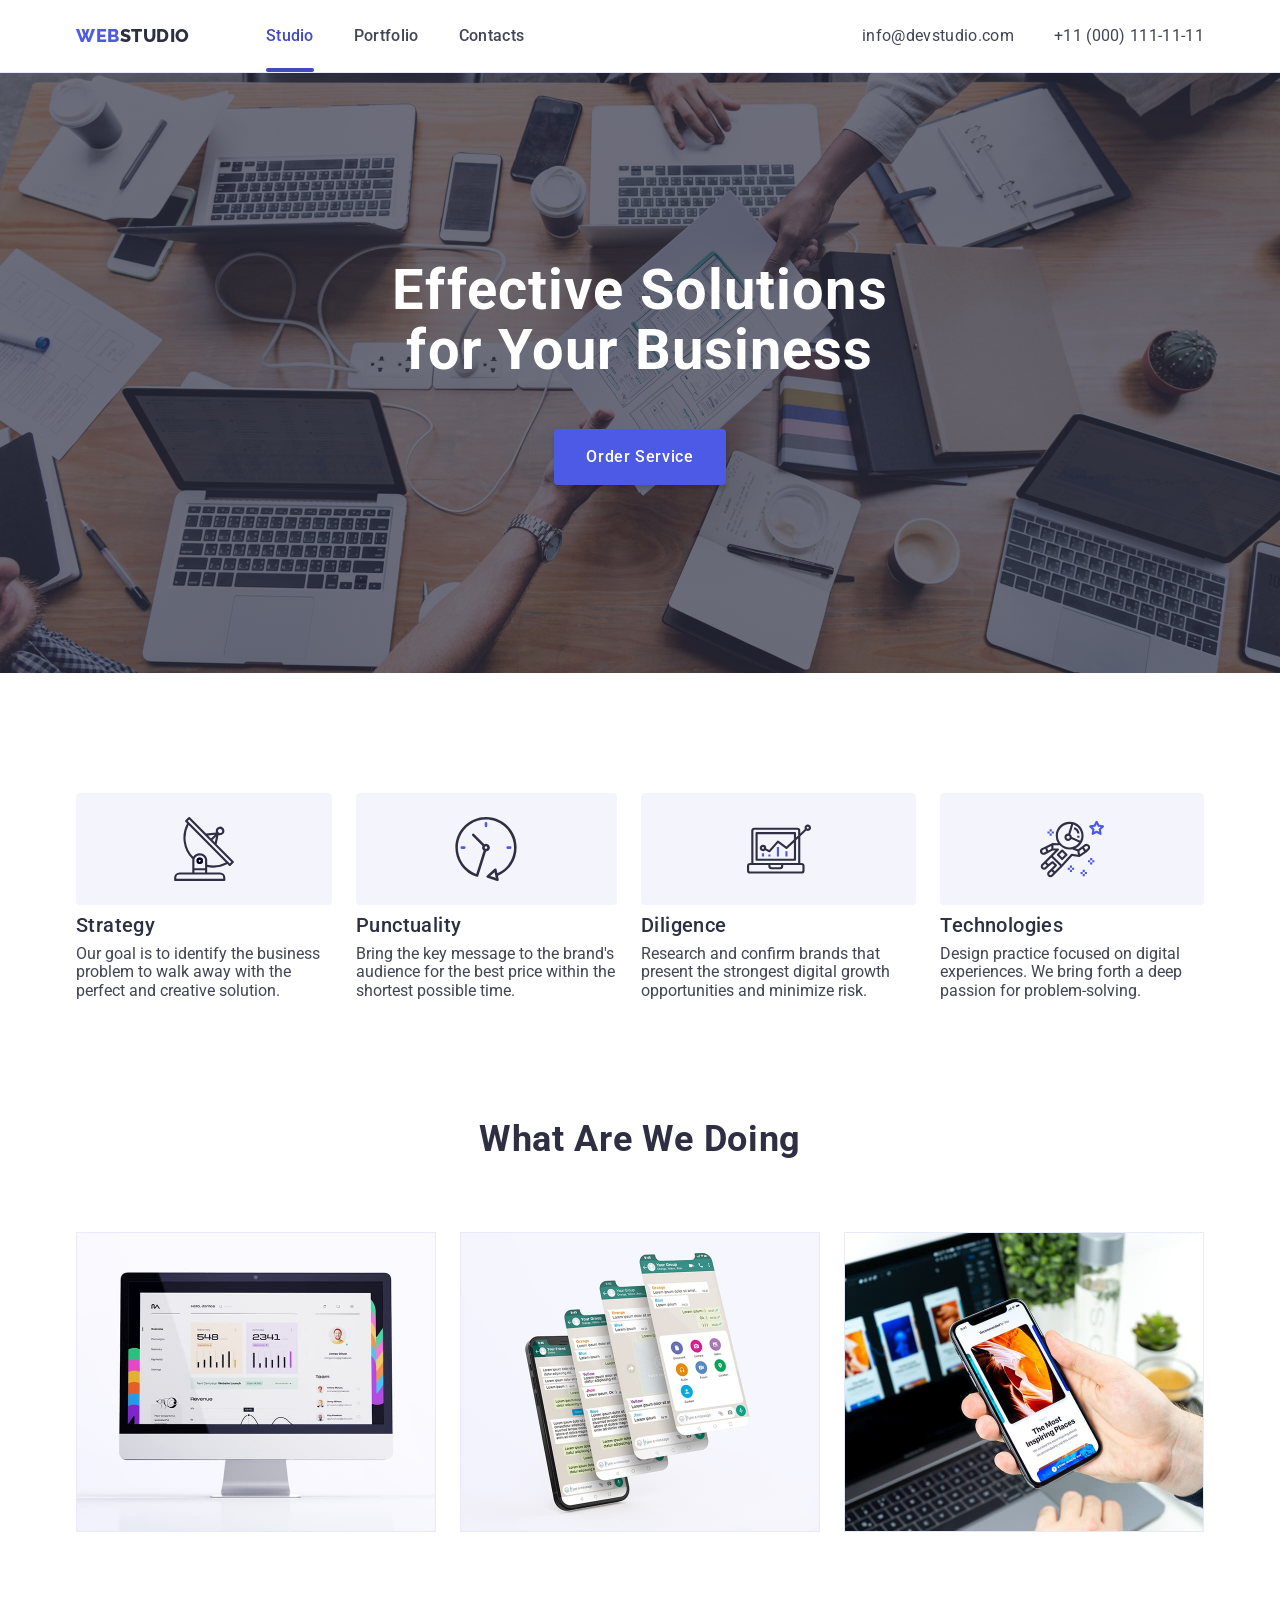
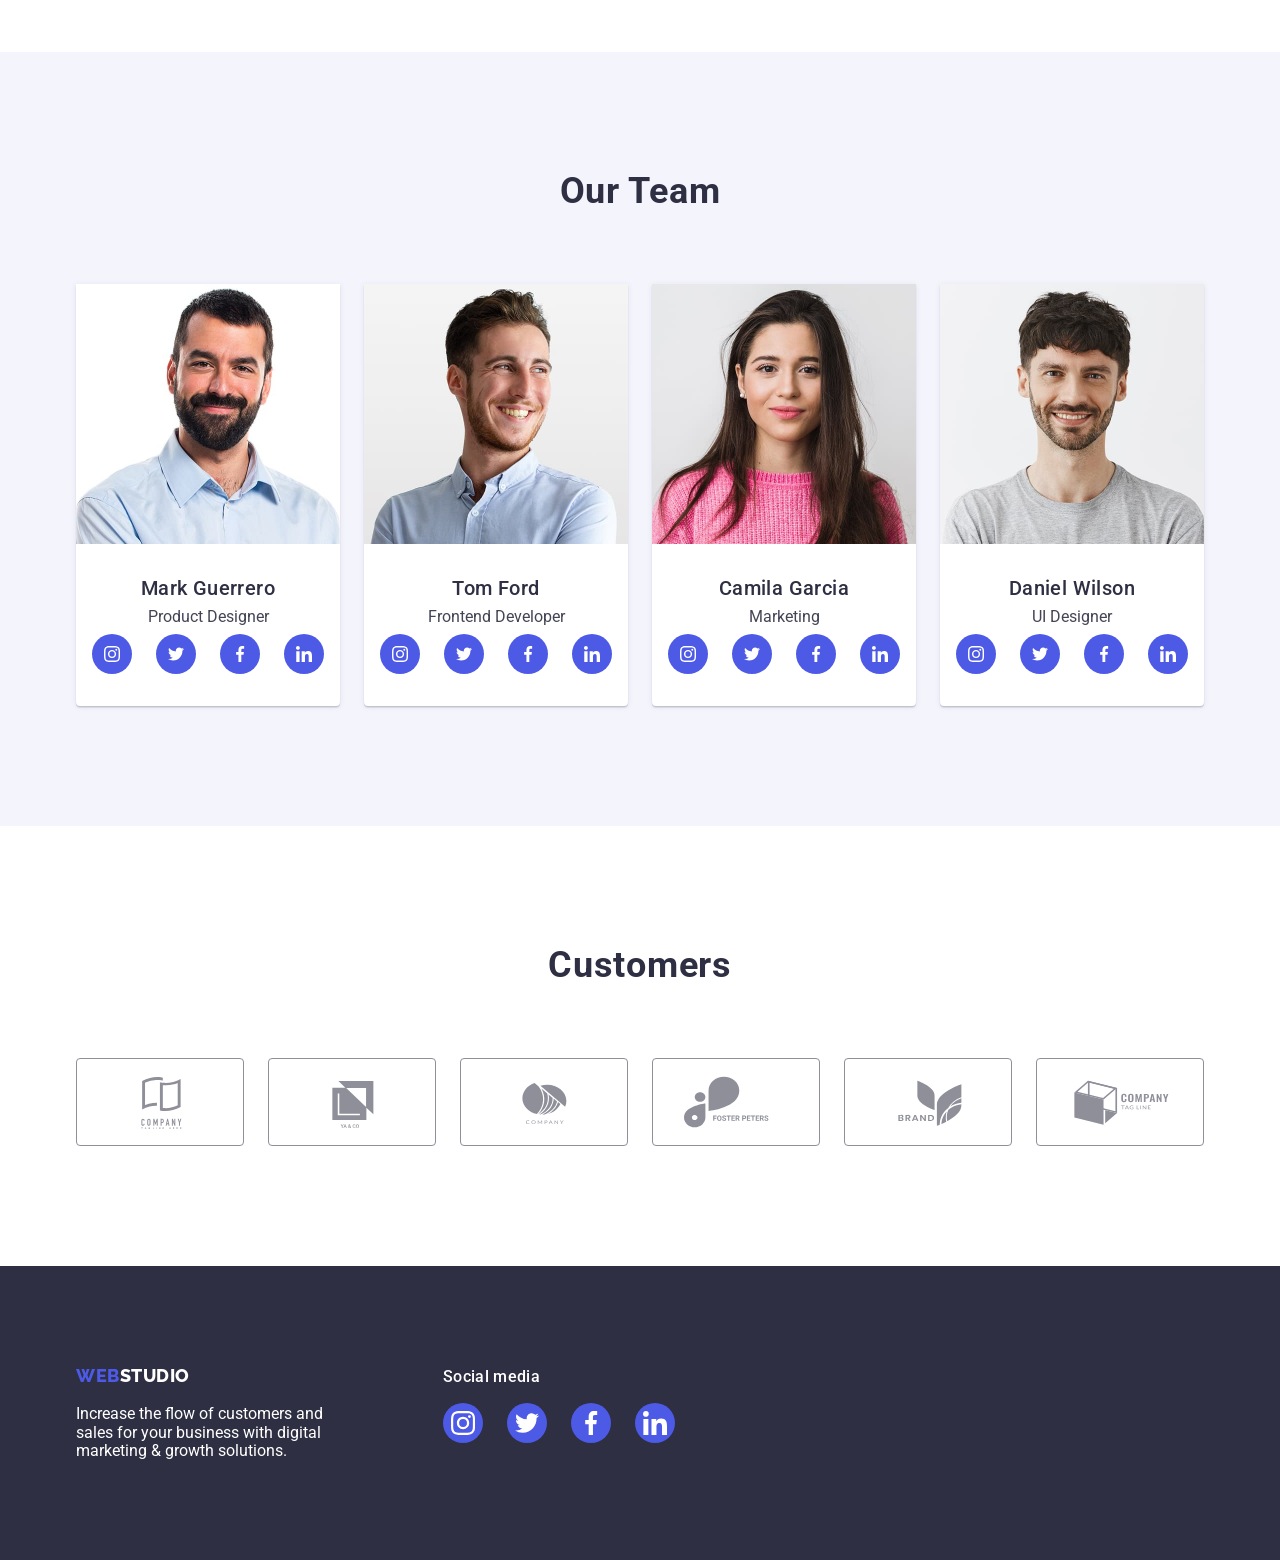
<file: index.html>
<!DOCTYPE html>
<html lang="en">
  <head>
    <meta charset="UTF-8" />
    <meta name="viewport" content="width=device-width, initial-scale=1.0" />
    <link rel="preconnect" href="https://fonts.googleapis.com" />
    <link rel="preconnect" href="https://fonts.gstatic.com" crossorigin />
    <link
      href="https://fonts.googleapis.com/css2?family=Raleway:wght@800&family=Roboto:wght@100..900&display=swap"
      rel="stylesheet"
    />
    <link
      rel="stylesheet"
      href="https://cdnjs.cloudflare.com/ajax/libs/modern-normalize/3.0.1/modern-normalize.min.css"
      integrity="sha512-q6WgHqiHlKyOqslT/lgBgodhd03Wp4BEqKeW6nNtlOY4quzyG3VoQKFrieaCeSnuVseNKRGpGeDU3qPmabCANg=="
      crossorigin="anonymous"
      referrerpolicy="no-referrer"
    />
    <link href="./css/styles.css" rel="stylesheet" />
    <title>Webstudio</title>
  </head>
  <body>
    <!--Header-->
    <header class="header">
      <div class="container header-container">
        <nav class="header-nav">
          <a href="./index.html" class="logo"
            ><span class="logo-part">Web</span>Studio</a
          >
          <ul class="list nav-list">
            <li class="nav-item current">
              <a href="./index.html" class="nav-link">Studio</a>
            </li>
            <li class="nav-item">
              <a href="./portfolio.html" class="nav-link">Portfolio</a>
            </li>
            <li class="nav-item">
              <a href="" class="nav-link">Contacts</a>
            </li>
          </ul>
        </nav>
        <ul class="list contact-list">
          <li class="contact-item">
            <a href="mailto:info@devstudio.com" class="nav-data"
              >info@devstudio.com</a
            >
          </li>
          <li class="contact-item">
            <a href="tel:+11 (000) 111-11-11" class="nav-data"
              >+11 (000) 111-11-11</a
            >
          </li>
        </ul>
      </div>
    </header>
    <!--Hero Section-->
    <main>
      <section class="hero-section">
        <div class="container hero-container">
          <h1 class="main-title">
            Effective Solutions <br />for Your Business
          </h1>
          <button type="button" class="button" data-modal-open>Order Service</button>
        </div>
      </section>
      <!--Section2_Features-->
      <section class="features-section">
        <div class="container features-container">
          <h2 class="visually-hidden">Features</h2>
          <ul class="list features-list">
            <li class="features-item">
              <div class="vector-box">
                <svg class="vector-icon" width="64px" height="64px"><use href="./images/icons.svg#icon-strategy"></use></svg>
              </div>
              <h3 class="item-header">Strategy</h3>
              <p>
                Our goal is to identify the business problem to walk away with
                the perfect and creative solution.
              </p>
            </li>
            <li class="features-item">
              <div class="vector-box">
                <svg class="vector-icon" width="64px" height="64px"><use href="./images/icons.svg#icon-punctuality"></use></svg>
              </div>
              <h3 class="item-header">Punctuality</h3>
              <p>
                Bring the key message to the brand's audience for the best price
                within the shortest possible time.
              </p>
            </li>
            <li class="features-item">
              <div class="vector-box">
                <svg class="vector-icon" width="64px" height="64px"><use href="./images/icons.svg#icon-diligence"></use></svg>
              </div>
              <h3 class="item-header">Diligence</h3>
              <p>
                Research and confirm brands that present the strongest digital
                growth opportunities and minimize risk.
              </p>
            </li>
            <li class="features-item">
              <div class="vector-box">
                <svg class="vector-icon" width="64px" height="64px"><use href="./images/icons.svg#icon-technologies"></use></svg>
              </div>
              <h3 class="item-header">Technologies</h3>
              <p>
                Design practice focused on digital experiences. We bring forth a
                deep passion for problem-solving.
              </p>
            </li>
          </ul>
        </div>
      </section>
      <!--Section3_What are we doing-->
      <section class="what-section">
        <div class="container what-container">
          <h2 class="what-header">What are we doing</h2>
          <ul class="list what-list">
            <li class="what-item">
              <img
                src="./images/compuer.jpg"
                alt="Computer with Dashboard"
                width="360px"
                height="300"
              />
            </li>
            <li class="what-item">
              <img
                src="./images/mobile.jpg"
                alt="Smartphone with messenger"
                width="360px"
                height="300"
              />
            </li>
            <li class="what-item">
              <img
                src="./images/computer_mobile.jpg"
                alt="Computer and Smartphone with beautiful interface"
                width="360px"
                height="300"
              />
            </li>
          </ul>
        </div>
      </section>
      <!--Section4_Our Team-->
      <section class="team-section">
        <div class="container team-container">
          <h2 class="team-header">Our Team</h2>
          <ul class="list team-list">
            <li class="team-item">
              <img
                src="./images/person1.jpg"
                alt="Product Designer"
                width="264px"
                height="260px"
              />
              <div class="item-box">
                <h3 class="item-header">Mark Guerrero</h3>
                <p class="team-text">Product Designer</p>
                <ul class="list team-soc-list">
                  <li class="team-soc-item">
                    <a class="link team-soc-link" href="#">
                      <svg class="team-soc-icon" width="16" height="16">
                        <use
                          href="./images/icons.svg#icon-instagram"
                        ></use></svg>
                      </a>
                  </li>
                  <li class="team-soc-item">
                    <a href="#" class="link team-soc-link"><svg class="team-soc-icon" width="16" height="16">
                        <use
                          href="./images/icons.svg#icon-twitter"
                        ></use></svg></a>
                  </li>
                  <li class="team-soc-item">
                    <a href="#" class="link team-soc-link"><svg class="team-soc-icon" width="16" height="16">
                        <use
                          href="./images/icons.svg#icon-facebook"
                        ></use></svg></a>
                  </li>
                  <li class="team-soc-item">
                    <a href="#" class="link team-soc-link"><svg class="team-soc-icon" width="16" height="16">
                        <use
                          href="./images/icons.svg#icon-linkedin"
                        ></use></svg></a>
                  </li>
                </ul>
              </div>
            </li>
            <li class="team-item">
              <img
                src="./images/person2.jpg"
                alt="Frontend Developer"
                width="264px"
                height="260px"
              />
              <div class="item-box">
                <h3 class="item-header">Tom Ford</h3>
                <p class="team-text">Frontend Developer</p>
                <ul class="list team-soc-list">
                  <li class="team-soc-item">
                    <a class="link team-soc-link" href="#">
                      <svg class="team-soc-icon" width="16" height="16">
                        <use
                          href="./images/icons.svg#icon-instagram"
                        ></use></svg>
                      </a>
                  </li>
                  <li class="team-soc-item">
                    <a href="#" class="link team-soc-link"><svg class="team-soc-icon" width="16" height="16">
                        <use
                          href="./images/icons.svg#icon-twitter"
                        ></use></svg></a>
                  </li>
                  <li class="team-soc-item">
                    <a href="#" class="link team-soc-link"><svg class="team-soc-icon" width="16" height="16">
                        <use
                          href="./images/icons.svg#icon-facebook"
                        ></use></svg></a>
                  </li>
                  <li class="team-soc-item">
                    <a href="#" class="link team-soc-link"><svg class="team-soc-icon" width="16" height="16">
                        <use
                          href="./images/icons.svg#icon-linkedin"
                        ></use></svg></a>
                  </li>
                </ul>
              </div>
            </li>

            <li class="team-item">
              <img
                src="./images/person3.jpg"
                alt="Marketing"
                width="264px"
                height="260px"
              />
              <div class="item-box">
                <h3 class="item-header">Camila Garcia</h3>
                <p class="team-text">Marketing</p>
                <ul class="list team-soc-list">
                  <li class="team-soc-item">
                    <a class="link team-soc-link" href="#">
                      <svg class="team-soc-icon" width="16" height="16">
                        <use
                          href="./images/icons.svg#icon-instagram"
                        ></use></svg>
                      </a>
                  </li>
                  <li class="team-soc-item">
                    <a href="#" class="link team-soc-link"><svg class="team-soc-icon" width="16" height="16">
                        <use
                          href="./images/icons.svg#icon-twitter"
                        ></use></svg></a>
                  </li>
                  <li class="team-soc-item">
                    <a href="#" class="link team-soc-link"><svg class="team-soc-icon" width="16" height="16">
                        <use
                          href="./images/icons.svg#icon-facebook"
                        ></use></svg></a>
                  </li>
                  <li class="team-soc-item">
                    <a href="#" class="link team-soc-link"><svg class="team-soc-icon" width="16" height="16">
                        <use
                          href="./images/icons.svg#icon-linkedin"
                        ></use></svg></a>
                  </li>
                </ul>
              </div>
            </li>
            <li class="team-item">
              <img
                src="./images/person4.jpg"
                alt="UI Designer"
                width="264px"
                height="260px"
              />
              <div class="item-box">
                <h3 class="item-header">Daniel Wilson</h3>
                <p class="team-text">UI Designer</p>
                <ul class="list team-soc-list">
                  <li class="team-soc-item">
                    <a class="link team-soc-link" href="#">
                      <svg class="team-soc-icon" width="16" height="16">
                        <use
                          href="./images/icons.svg#icon-instagram"
                        ></use></svg>
                      </a>
                  </li>
                  <li class="team-soc-item">
                    <a href="#" class="link team-soc-link"><svg class="team-soc-icon" width="16" height="16">
                        <use
                          href="./images/icons.svg#icon-twitter"
                        ></use></svg></a>
                  </li>
                  <li class="team-soc-item">
                    <a href="#" class="link team-soc-link"><svg class="team-soc-icon" width="16" height="16">
                        <use
                          href="./images/icons.svg#icon-facebook"
                        ></use></svg></a>
                  </li>
                  <li class="team-soc-item">
                    <a href="#" class="link team-soc-link"><svg class="team-soc-icon" width="16" height="16">
                        <use
                          href="./images/icons.svg#icon-linkedin"
                        ></use></svg></a>
                  </li>
                </ul>
              </div>
            </li>
          </ul>
        </div>
      </section>
      <!--Section5_clients-->
      <section class="customers-section">
        <div class="customers-container container">
          <h2 class="customers-title">Customers</h2>
          <ul class="list customers-list">
            <li class="customer-item">
              <a class="link customers-link" href="#">
                <svg class="customers-icon" width="104px" height="56px">
                  <use href="./images/icons.svg#icon-YaCo_logo"></use>
                </svg>
              </a>
            </li>
            <li class="customer-item">
              <a class="link customers-link" href="#">
                <svg class="customers-icon" width="104px" height="56px">
                  <use href="./images/icons.svg#icon-Tagline_logo"></use>
                </svg>
              </a>
            </li>
            <li class="customer-item">
              <a class="link customers-link" href="#">
                <svg class="customers-icon" width="104px" height="56px">
                  <use href="./images/icons.svg#icon-Company_logo"></use>
                </svg>
              </a>
            </li>
            <li class="customer-item">
              <a class="link customers-link" href="#">
                <svg class="customers-icon" width="104px" height="56px">
                  <use href="./images/icons.svg#icon-FosterGroup_logo"></use>
                </svg>
              </a>
            </li>
            <li class="customer-item">
              <a class="link customers-link" href="#">
                <svg class="customers-icon" width="104px" height="56px">
                  <use href="./images/icons.svg#icon-Brand_logo"></use>
                </svg>
              </a>
            </li>
            <li class="customer-item">
              <a class="link customers-link" href="#">
                <svg class="customers-icon" width="104px" height="56px">
                  <use href="./images/icons.svg#icon-TagLineCompany_logo"></use>
                </svg>
              </a>
            </li>
          </ul>
        </div>
      </section>
    </main>
    <!--Footer-->
    <footer class="footer">
      <section class="section footer-section">
        <div class="container footer-container">
        <div class="footer-content"><a href="./index.html" class="logo-footer"
          ><span class="logo-part">Web</span>Studio</a>
        <p class="footer-text">
          Increase the flow of customers and <br />
          sales for your business with digital<br />
          marketing & growth solutions.
        </p>
        </div>
      <div>
        <b>Social media</b>
        <ul class="list team-soc-list">
                  <li class="team-soc-item">
                    <a class="link team-soc-link" href="#">
                      <svg class="team-soc-icon" width="24" height="24">
                        <use
                          href="./images/icons.svg#icon-instagram"
                        ></use></svg>
                      </a>
                  </li>
                  <li class="team-soc-item">
                    <a href="#" class="link team-soc-link"><svg class="team-soc-icon" width="24" height="24">
                        <use
                          href="./images/icons.svg#icon-twitter"
                        ></use></svg></a>
                  </li>
                  <li class="team-soc-item">
                    <a href="#" class="link team-soc-link"><svg class="team-soc-icon" width="24" height="24">
                        <use
                          href="./images/icons.svg#icon-facebook"
                        ></use></svg></a>
                  </li>
                  <li class="team-soc-item">
                    <a href="#" class="link team-soc-link"><svg class="team-soc-icon" width="24" height="24">
                        <use
                          href="./images/icons.svg#icon-linkedin"
                        ></use></svg></a>
                  </li>
                </ul>
      </div>
      </div>
      </section>
    </footer>
     <div class="backdrop is-hidden" data-modal>
      <div class="modal">
        <button type="button" class="modal-close" data-modal-close>
          <a class="modal-close-link" href="#">
            <svg class="modal-close-icon" width="8px" height="8px">
              <use href="./images/icons.svg#icon-close"></use>
            </svg>
          </a>
        </button>
      </div>
    </div>
    <script src="./js/modal.js"></script>
  </body>
</html>
</file>
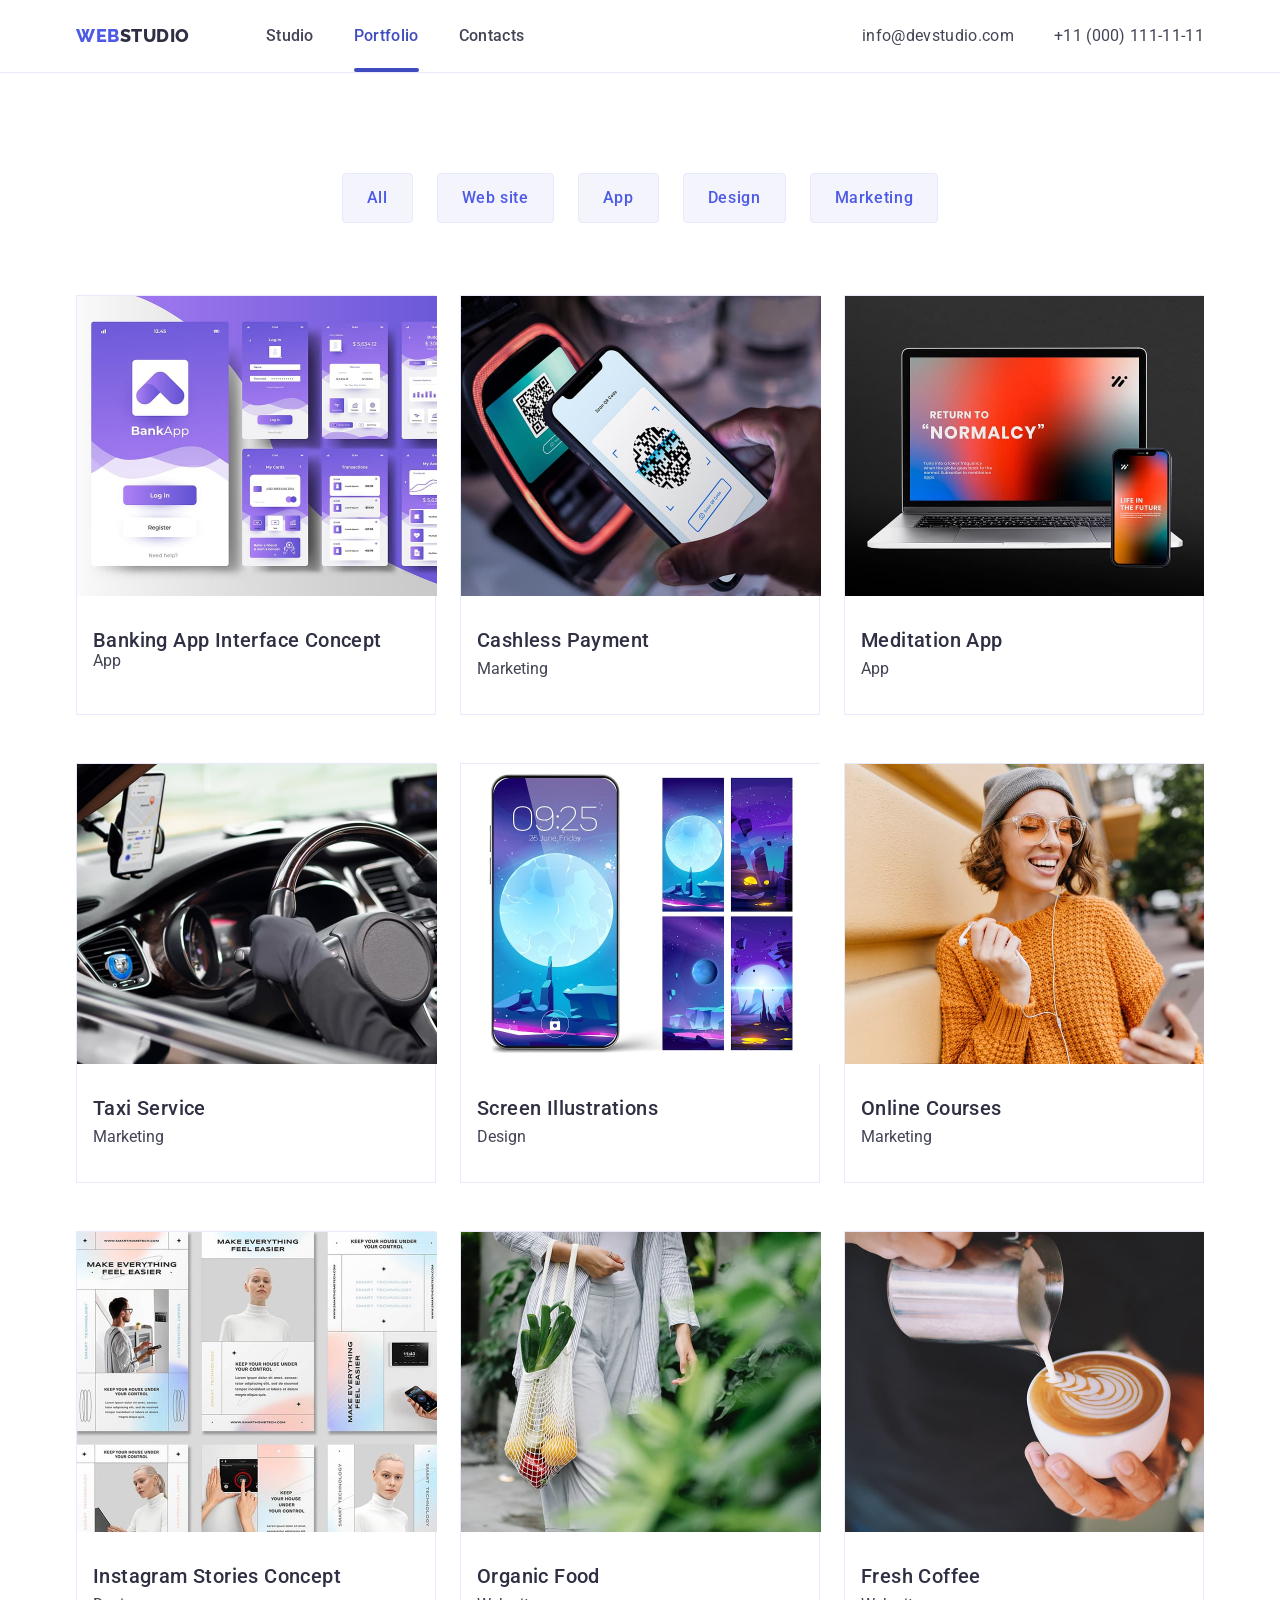
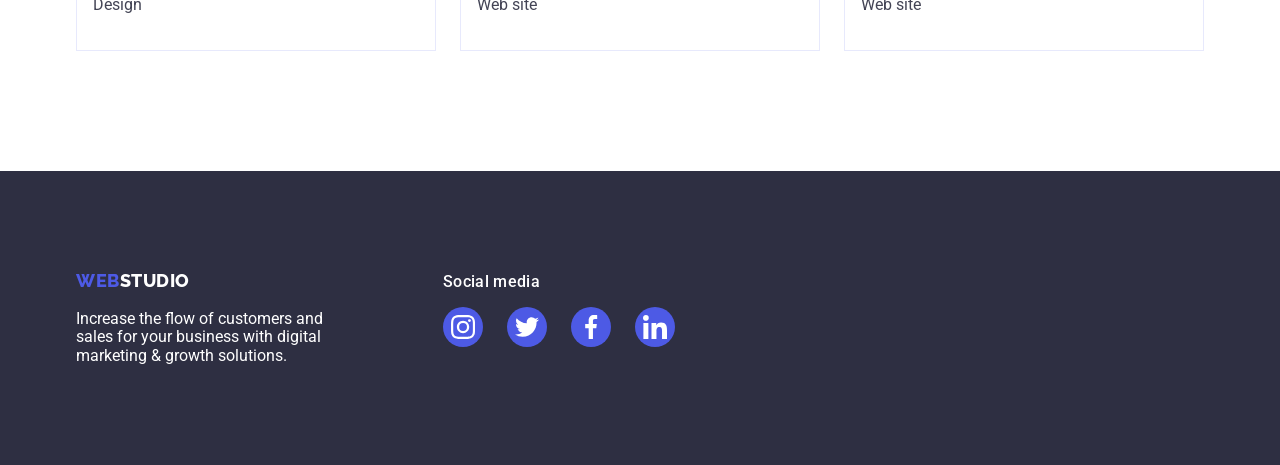
<file: portfolio.html>
<!DOCTYPE html>
<html lang="en">
  <head>
    <meta charset="UTF-8" />
    <meta name="viewport" content="width=device-width, initial-scale=1.0" />
    <link rel="preconnect" href="https://fonts.googleapis.com" />
    <link rel="preconnect" href="https://fonts.gstatic.com" crossorigin />
    <link
      href="https://fonts.googleapis.com/css2?family=Raleway:wght@800&family=Roboto:wght@100..900&display=swap"
      rel="stylesheet"
    />
    <link
      rel="stylesheet"
      href="https://cdnjs.cloudflare.com/ajax/libs/modern-normalize/3.0.1/modern-normalize.min.css"
      integrity="sha512-q6WgHqiHlKyOqslT/lgBgodhd03Wp4BEqKeW6nNtlOY4quzyG3VoQKFrieaCeSnuVseNKRGpGeDU3qPmabCANg=="
      crossorigin="anonymous"
      referrerpolicy="no-referrer"
    />
    <link href="./css/styles.css" rel="stylesheet" />
    <title>Webstudio-Portfolio</title>
  </head>
  <body>
    <!--Header-->
    <header class="header">
      <div class="container header-container">
        <nav class="header-nav">
          <a href="./index.html" class="logo"
            ><span class="logo-part">Web</span>Studio</a
          >
          <ul class="list nav-list">
            <li class="nav-item">
              <a href="./index.html" class="nav-link">Studio</a>
            </li>
            <li class="nav-item current">
              <a href="./portfolio.html" class="nav-link">Portfolio</a>
            </li>
            <li class="nav-item">
              <a href="" class="nav-link">Contacts</a>
            </li>
          </ul>
        </nav>
        <ul class="list contact-list">
          <li class="contact-item">
            <a href="mailto:info@devstudio.com" class="nav-data"
              >info@devstudio.com</a
            >
          </li>
          <li class="contact-item">
            <a href="tel:+11 (000) 111-11-11" class="nav-data"
              >+11 (000) 111-11-11</a
            >
          </li>
        </ul>
      </div>
    </header>
    <!--Main Section-->
    <main>
      <section class="filter-section">
        <div class="container filter-container">
          <h2 class="visually-hidden">Projects Catalogue</h2>
          <ul class="list filter-list">
            <li class="filter-item">
              <button type="button" class="filter-button">All</button>
            </li>
            <li class="filter-item">
              <button type="button" class="filter-button">Web site</button>
            </li>
            <li class="filter-item">
              <button type="button" class="filter-button">App</button>
            </li>
            <li class="filter-item">
              <button type="button" class="filter-button">Design</button>
            </li>
            <li class="filter-item">
              <button type="button" class="filter-button">Marketing</button>
            </li>
          </ul>
        </div>
      </section>
      <section class="portfolio-section">
        <div class="container portfolio-container">
          <ul class="list portfolio-list">
            <li class="portfolio-item">
              <div class="portfolio-cover-wrap">
                <img
                  src="./images/bank.jpg"
                  alt="Computer with banking app design"
                  width="360px"
                  height="300px"
                />
                <p class="portfolio-cover-text">
                  14 Stylish and User-Friendly App Design Concepts · Task
                  Manager App · Calorie Tracker App · Exotic Fruit Ecommerce App
                  · Cloud Storage App
                </p>
              </div>
              <div class="item-content">
                <h3>Banking App Interface Concept</h3>
                <p>App</p>
              </div>
            </li>
            <li class="portfolio-item">
              <div class="portfolio-cover-wrap">
              <img
                src="./images/applepay.jpg"
                alt="NFC Payment"
                width="360px"
                height="300px"
              />
              <p class="portfolio-cover-text">
                  14 Stylish and User-Friendly App Design Concepts · Task
                  Manager App · Calorie Tracker App · Exotic Fruit Ecommerce App
                  · Cloud Storage App
                </p>
                </div>
              <div class="item-content">
                <h3 class="item-header">Cashless Payment</h3>
                <p>Marketing</p>
              </div>
            </li>
            <li class="portfolio-item">
              <div class="portfolio-cover-wrap">
              <img
                src="./images/meditation.jpg"
                alt="Meditation App Design on mobile and web"
                width="360px"
                height="300px"
              />
              <p class="portfolio-cover-text">
                  14 Stylish and User-Friendly App Design Concepts · Task
                  Manager App · Calorie Tracker App · Exotic Fruit Ecommerce App
                  · Cloud Storage App
                </p>
                </div>
              <div class="item-content">
                <h3 class="item-header">Meditation App</h3>
                <p>App</p>
              </div>
            </li>

            <li class="portfolio-item">
              <div class="portfolio-cover-wrap">
              <img
                src="./images/taxi.jpg"
                alt="Driving car"
                width="360px"
                height="300px"
              />
              <p class="portfolio-cover-text">
                  14 Stylish and User-Friendly App Design Concepts · Task
                  Manager App · Calorie Tracker App · Exotic Fruit Ecommerce App
                  · Cloud Storage App
                </p>
                </div>
              <div class="item-content">
                <h3 class="item-header">Taxi Service</h3>
                <p>Marketing</p>
              </div>
            </li>
            <li class="portfolio-item">
              <div class="portfolio-cover-wrap">
              <img
                src="./images/bg.jpg"
                alt="Background for mobile"
                width="360px"
                height="300px"
              />
              <p class="portfolio-cover-text">
                  14 Stylish and User-Friendly App Design Concepts · Task
                  Manager App · Calorie Tracker App · Exotic Fruit Ecommerce App
                  · Cloud Storage App
                </p>
                </div>
              <div class="item-content">
                <h3 class="item-header">Screen Illustrations</h3>
                <p>Design</p>
              </div>
            </li>
            <li class="portfolio-item">
              <div class="portfolio-cover-wrap">
              <img
                src="./images/course.jpg"
                alt="Girl listening and watching course on her smartphone"
                width="360px"
                height="300px"
              />
              <p class="portfolio-cover-text">
                  14 Stylish and User-Friendly App Design Concepts · Task
                  Manager App · Calorie Tracker App · Exotic Fruit Ecommerce App
                  · Cloud Storage App
                </p>
                </div>
              <div class="item-content">
                <h3 class="item-header">Online Courses</h3>
                <p>Marketing</p>
              </div>
            </li>
            <li class="portfolio-item">
              <div class="portfolio-cover-wrap">
              <img
                src="./images/insta.jpg"
                alt="Instagram stories designs"
                width="360px"
                height="300px"
              />
              <p class="portfolio-cover-text">
                  14 Stylish and User-Friendly App Design Concepts · Task
                  Manager App · Calorie Tracker App · Exotic Fruit Ecommerce App
                  · Cloud Storage App
                </p>
                </div>
              <div class="item-content">
                <h3 class="item-header">Instagram Stories Concept</h3>
                <p>Design</p>
              </div>
            </li>
            <li class="portfolio-item">
              <div class="portfolio-cover-wrap">
              <img
                src="./images/vegan.jpg"
                alt="Woman with vegetables"
                width="360px"
                height="300px"
              />
              <p class="portfolio-cover-text">
                  14 Stylish and User-Friendly App Design Concepts · Task
                  Manager App · Calorie Tracker App · Exotic Fruit Ecommerce App
                  · Cloud Storage App
                </p>
                </div>
              <div class="item-content">
                <h3 class="item-header">Organic Food</h3>
                <p>Web site</p>
              </div>
            </li>

            <li class="portfolio-item">
              <div class="portfolio-cover-wrap">
              <img
                src="./images/coffee.jpg"
                alt="Pouring coffee"
                width="360px"
                height="300px"
              />
              <p class="portfolio-cover-text">
                  14 Stylish and User-Friendly App Design Concepts · Task
                  Manager App · Calorie Tracker App · Exotic Fruit Ecommerce App
                  · Cloud Storage App
                </p>
                </div>
              <div class="item-content">
                <h3 class="item-header">Fresh Coffee</h3>
                <p>Web site</p>
              </div>
            </li>
          </ul>
        </div>
      </section>
    </main>
    <footer class="footer">
      <section class="section footer-section">
        <div class="container footer-container">
          <div class="footer-content">
            <a href="./index.html" class="logo-footer"
              ><span class="logo-part">Web</span>Studio</a
            >
            <p class="footer-text">
              Increase the flow of customers and <br />
              sales for your business with digital<br />
              marketing & growth solutions.
            </p>
          </div>
          <div>
            <b>Social media</b>
            <ul class="list team-soc-list">
              <li class="team-soc-item">
                <a class="link team-soc-link" href="#">
                  <svg class="team-soc-icon" width="24" height="24">
                    <use href="./images/icons.svg#icon-instagram"></use>
                  </svg>
                </a>
              </li>
              <li class="team-soc-item">
                <a class="link team-soc-link" href="#">
                  <svg class="team-soc-icon" width="24" height="24">
                    <use href="./images/icons.svg#icon-twitter"></use>
                  </svg>
                </a>
              </li>
              <li class="team-soc-item">
                <a class="link team-soc-link" href="#">
                  <svg class="team-soc-icon" width="24" height="24">
                    <use href="./images/icons.svg#icon-facebook"></use>
                  </svg>
                </a>
              </li>
              <li class="team-soc-item">
                <a class="link team-soc-link" href="#">
                  <svg class="team-soc-icon" width="24" height="24">
                    <use href="./images/icons.svg#icon-linkedin"></use>
                  </svg>
                </a>
              </li>
            </ul>
          </div>
        </div>
      </section>
    </footer>
  </body>
</html>
</file>
<file: css/styles.css>
/*Styles Reset*/
h1,
h2,
h3,
p {
  margin: 0;
}

ul {
  margin: 0;
  padding: 0;
}

img {
  display: block;
}

.list {
  list-style-type: none;
}
button {
  cursor: pointer;
}
a {
  text-decoration: none;

}
a:focus {
  box-shadow: none;
  border: none;
}
.container {
  width: 100%;
  max-width: 1158px;
  padding-left: 15px;
  padding-right: 15px;
  margin: 0 auto;
}
/*variables*/
:root {
  --brand-color: #4d5ae5;
  --pressed-color: #404bbf;
  --main-color: #2e2f42;
  --success-color: #31d0aa;
  --body-text-color: #434455;
  --light-color: #8e8f99;
  --accent-color: #e7e9fc;
  --light-background-color: #f4f4fd;
  --modal-color: #2e2f42;
  --hero-background: #2e2f42;
  --white-color: #ffffff;
  --modal-background-color: #fcfcfc;
  --hero-gradient: linear-gradient(
    rgba(46, 47, 66, 0.7),
    rgba(46, 47, 66, 0.7)
  );
}
/*Header*/
.header {
  border-bottom: 1px solid var(--CORNFLOWER, #e7e9fc);
  background: var(--WHITE, #fff);
}
.header-nav {
  display: flex;
  justify-content: space-between;
}
.header-container {
  display: flex;
  justify-content: space-between;
}
.nav-list {
  display: flex;
}
.logo {
  margin-right: 76px;
  color: var(--main-color, #2e2f42);
  font-family: Raleway;
  font-size: 18px;
  font-weight: 800;
  line-height: 116.667%;
  letter-spacing: 0.54px;
  text-transform: uppercase;
  align-content: center;
}
.logo-part {
  color: var(--brand-color);
}
.nav-item:not(:last-child),
.contact-item:not(:last-child) {
  margin-right: 40px;
}
.nav-item {
  color: var(--main-color);
  font-family: Roboto;
  font-size: 16px;
  font-weight: 500;
  line-height: 150%;
  letter-spacing: 0.32px;
  padding: 24px 0 24px 0;
}
.contact-item {
  padding: 24px 0 24px 0;
}
.nav-item:hover,
.nav-item:focus {
  color: var(--brand-color);
}
.nav-data {
  color: var(--body-text-color, #434455);
  font-family: Roboto;
  font-size: 16px;
  font-style: normal;
  font-weight: 400;
  line-height: 150%;
  letter-spacing: 0.32px;
}
.nav-data:hover,
.nav-data:focus {
  color: var(--pressed-color);
}
.contact-list {
  display: flex;
}
.nav-link {
  position: relative;
  display: inline-block;
  overflow: visible;
  color: var(--body-text-color);
}
.nav-link::after{
    position: absolute;
    content: "";
    bottom: -20px;
    left: 0;
    width: 100%;
    height: 4px;
    border-radius: 2px;
    background-color: var(--pressed-color);
    transform: translateY(4px);
    transition: transform 300ms linear;
    display: none;
    /*transform: scaleX(0);*/
  }
.nav-link:hover::after,
.nav-link:focus::after {
  /*transform: scaleX(1);*/
  display: block;
}
.nav-link:hover,
.nav-link:focus,
.nav-item.current .nav-link{
  color: var(--pressed-color);
}
.nav-item.current .nav-link::after {
  display: block;
}
/*Global Styles*/
body {
  font-family: 'Roboto', sans-serif;
  background-color: var(--white-color);
}
h2 {
  color: var(--main-color);
  text-align: center;
  font-family: Roboto;
  font-size: 36px;
  font-weight: 700;
  line-height: 111.111%;
  letter-spacing: 0.72px;
  text-transform: capitalize;
}
h3 {
  color: var(--main-color);
  font-family: Roboto;
  font-size: 20px;
  font-weight: 500;
  line-height: 120%;
  letter-spacing: 0.4px;
}
p {
  color: var(--body-text-color);
}
/*Hero Section*/
.hero-section {
  background-color: var(--hero-background);
  background-image: var(--hero-gradient), url(../images/hero_bg.jpg);
  background-repeat: no-repeat;
  background-position: center;
  background-size: cover;
  text-align: center;
  width: auto;
  background-size: 1440px auto;
  height: 600px;
  padding-top: 188px;
  padding-bottom: 188px;
}
.main-title {
  color: var(--white-color, #ffffff);
  font-size: 56px;
  font-weight: 700;
  line-height: 107.143%;
  letter-spacing: 1.12px;
  margin-bottom: 48px;
}
.button {
  background-color: var(--brand-color);
  color: var(--white-color);
  font-family: Roboto;
  font-size: 16px;
  font-weight: 500;
  line-height: 150%;
  letter-spacing: 0.64px;
  padding: 16px 32px;
  border: none;
  border-radius: 4px;
  box-shadow: 0px 4px 4px 0px rgba(0, 0, 0, 0.15);
}
.button:hover,
.button:focus {
  background-color: var(--pressed-color);
}
/*Section 2 Features*/
.visually-hidden {
  clip: rect(0 0 0 0);
  clip-path: inset(50%);
  height: 1px;
  overflow: hidden;
  position: absolute;
  white-space: nowrap;
  width: 1px;
}
.features-section {
  padding: 120px 0 120px 0;
}
.features-list {
  display: flex;
  justify-content: space-between;
  gap: 24px;
}
.item-header {
  margin-bottom: 8px;
}
.vector-box {
  border-radius: 4px;
  background: var(--CLOUD, #f4f4fd);
  display: flex;
  justify-content: center;
  padding: 24px 0;
  margin-bottom: 8px;
}
/* Section 3 What are we doing*/
.what-header {
  margin-bottom: 72px;
}
.what-section {
  padding-bottom: 120px;
}
.what-list {
  display: flex;
  justify-content: space-between;
  gap: 24px;
}

/*Section 4 Our Team*/
.team-section {
  background: var(--light-background-color, #f4f4fd);
  padding: 120px 0 120px 0;
}
.team-list {
  display: flex;
  justify-content: space-between;
  gap: 24px;
}
.team-item {
  border-radius: 0px 0px 4px 4px;
  background: var(--white-color, #fff);
  box-shadow: 0px 1px 6px 0px rgba(46, 47, 66, 0.08),
    0px 1px 1px 0px rgba(46, 47, 66, 0.16),
    0px 2px 1px 0px rgba(46, 47, 66, 0.08);
}
.item-box {
  padding-top: 32px;
  padding-bottom: 32px;
  text-align: center;
}
.team-header {
  margin-bottom: 72px;
}
.item-header {
  margin-bottom: 8px;
}
.team-soc-list {
  display: flex;
  justify-content: center;
  gap: 24px;
}
.team-soc-item {
  width: 40px;
  height: 40px;
  background-color: var(--brand-color);
  border-radius: 50%;
  fill: var(--white-color);
}
.team-soc-link {
  width: 100%;
  height: 100%;
  display: flex;
  justify-content: center;
  align-items: center;
}
.team-soc-link:is(:hover, :focus) {
  background-color: var(--pressed-color);
  border-radius: 50%;
}
.team-text {
  margin-bottom: 8px;
}
/*Customers Section*/
.customers-section {
  padding: 120px 0 120px;
}
.customers-title {
  margin-bottom: 72px;
}
.customers-list {
  display: inline-flex;
  align-items: flex-start;
  gap: 24px;
}
.customer-item {
  width: 168px;
  height: 88px;
  border-radius: 4px;
  border: 1px solid var(--light-color, #8e8f99);
}

.customers-link {
  width: 100%;
  height: 100%;
  display: flex;
  justify-content: center;
  align-items: center;
}
.customer-item:hover,
.customer-item:focus {
  border-color: var(--pressed-color);
}

.customer-item:hover .customers-icon,
.customer-item:focus .customers-icon {
  fill: var(--pressed-color);
}
.customers-icon {
  fill: var(--light-color);
}
/*Portfolio*/
.portfolio-button {
  color: var(--brand-color);
  background-color: var(--light-background-color);
}
.portfolio-button:focus,
.portfolio-button:hover {
  background-color: var(--pressed-color);
  color: var(--white-color);
}
.filter-list {
  display: flex;
  justify-content: center;
  gap: 24px;
}
.filter-button {
  padding: 12px 24px;
  align-items: center;
  border-radius: 4px;
  border: 1px solid var(--CORNFLOWER, #e7e9fc);
  background: var(--CLOUD, #f4f4fd);
  color: var(--brand-color);
  font-size: 16px;
  font-weight: 500;
  line-height: 150%;
  letter-spacing: 0.64px;
}
.filter-button:hover {
  border-radius: 4px;
  color: var(--white-color);
  border: 1px transparent;
  background: var(--pressed-color);
  box-shadow: 0px 3px 1px 0px rgba(0, 0, 0, 0.1),
    0px 2px 1px 0px rgba(0, 0, 0, 0.08), 0px 2px 2px 0px rgba(0, 0, 0, 0.12);
}
.filter-container {
  padding-top: 100px;
  padding-bottom: 72px;
}
.portfolio-section {
  margin-bottom: 120px;
}
.portfolio-list {
  display: flex;
  align-content: flex-start;
  flex-wrap: wrap;
  gap: 48px 24px;
  overflow: hidden;
}
.portfolio-cover-wrap {
  position: relative;
  overflow: hidden;
}
.portfolio-cover-text {
  position: absolute;
  top: 0;
  padding: 40px 32px 0 32px;
  color: var(--white-color);
  background-color: var(--brand-color);
  height: 100%;
  font-size: 16px;
  font-style: normal;
  font-weight: 400;
  line-height: 150%;
  letter-spacing: 0.32px;
  transform: translateY(100%);
  transition: transform 250ms cubic-bezier(0.4, 0, 0.2, 1);
}
.portfolio-item:hover .portfolio-cover-text {
  transform: translateY(0);
}
.portfolio-item {
  display: flex;
  width: 360px;
  height: 420px;
  padding-bottom: 32px;
  flex-direction: column;
  align-items: flex-start;
  gap: 32px;
  border: 1px solid;
  border-color: var(--accent-color);
  flex-basis: calc((100% - 48px) / 3);
  min-height: 360px;
}
.item-content {
  padding-left: 16px;
  padding-right: 16px;
}
.portfolio-item:hover,
:focus {
  box-shadow: 0px 1px 6px 0px rgba(46, 47, 66, 0.08),
    0px 1px 1px 0px rgba(46, 47, 66, 0.16),
    0px 2px 1px 0px rgba(46, 47, 66, 0.08);
}
/*Footer*/
footer {
  background-color: var(--main-color);
  color: var(--white-color);
}
.logo-footer {
  color: var(--white-color);
  font-family: Raleway;
  font-size: 18px;
  font-weight: 800;
  line-height: 116.667%;
  letter-spacing: 0.54px;
  text-transform: uppercase;
  margin-bottom: 18px;
  display: inline-block;
}
.footer-text {
  color: var(--white-color);
  max-width: 264px;
}
.footer-container {
  display: flex;
  align-items: baseline;
  gap: 120px;
}
.footer-section {
  padding-top: 100px;
  padding-bottom: 100px;
}
.footer b {
  display: inline-block;
  font-weight: 500;
  color: var(--white-color);
  letter-spacing: 0.32px;
  margin-bottom: 16px;
}
.footer-content {
  display: flex;
  flex-direction: column;
  align-items: flex-start;
}
.backdrop {
  position: fixed;
  top: 0;
  width: 100%;
  height: 100%;
  background-color: rgba(46, 47, 66, 0.40);
  transition: visibility 500ms linear, opacity 300ms linear;
}
.backdrop.is-hidden .modal{
  transform: translate(-500%, -50%);
}
.modal {
  position: absolute;
  top: 50%;
  left: 50%;
  transform: translate(-50%, -50%);
  transition: transform 500ms linear;
  width: 408px;
  padding: 24px;
min-height: 584px;
flex-shrink: 0;
border-radius: 4px;
background: var(--modal-background-color);
box-shadow: 0px 1px 1px 0px rgba(0, 0, 0, 0.14), 0px 1px 3px 0px rgba(0, 0, 0, 0.12), 0px 2px 1px 0px rgba(0, 0, 0, 0.20);
}
.modal-close {
width: 24px;
height: 24px;
fill: var(--accent-color);
border: 1px rgba(0, 0, 0, 0.10);
border-radius: 50%;
display: flex;
align-items: center;
justify-content: center;
margin-left: auto;
}
.modal-close-icon {
  fill: var(--main-color);
}
.is-hidden {
  opacity: 0;
  visibility: hidden;
  pointer-events: none;
}
</file>
